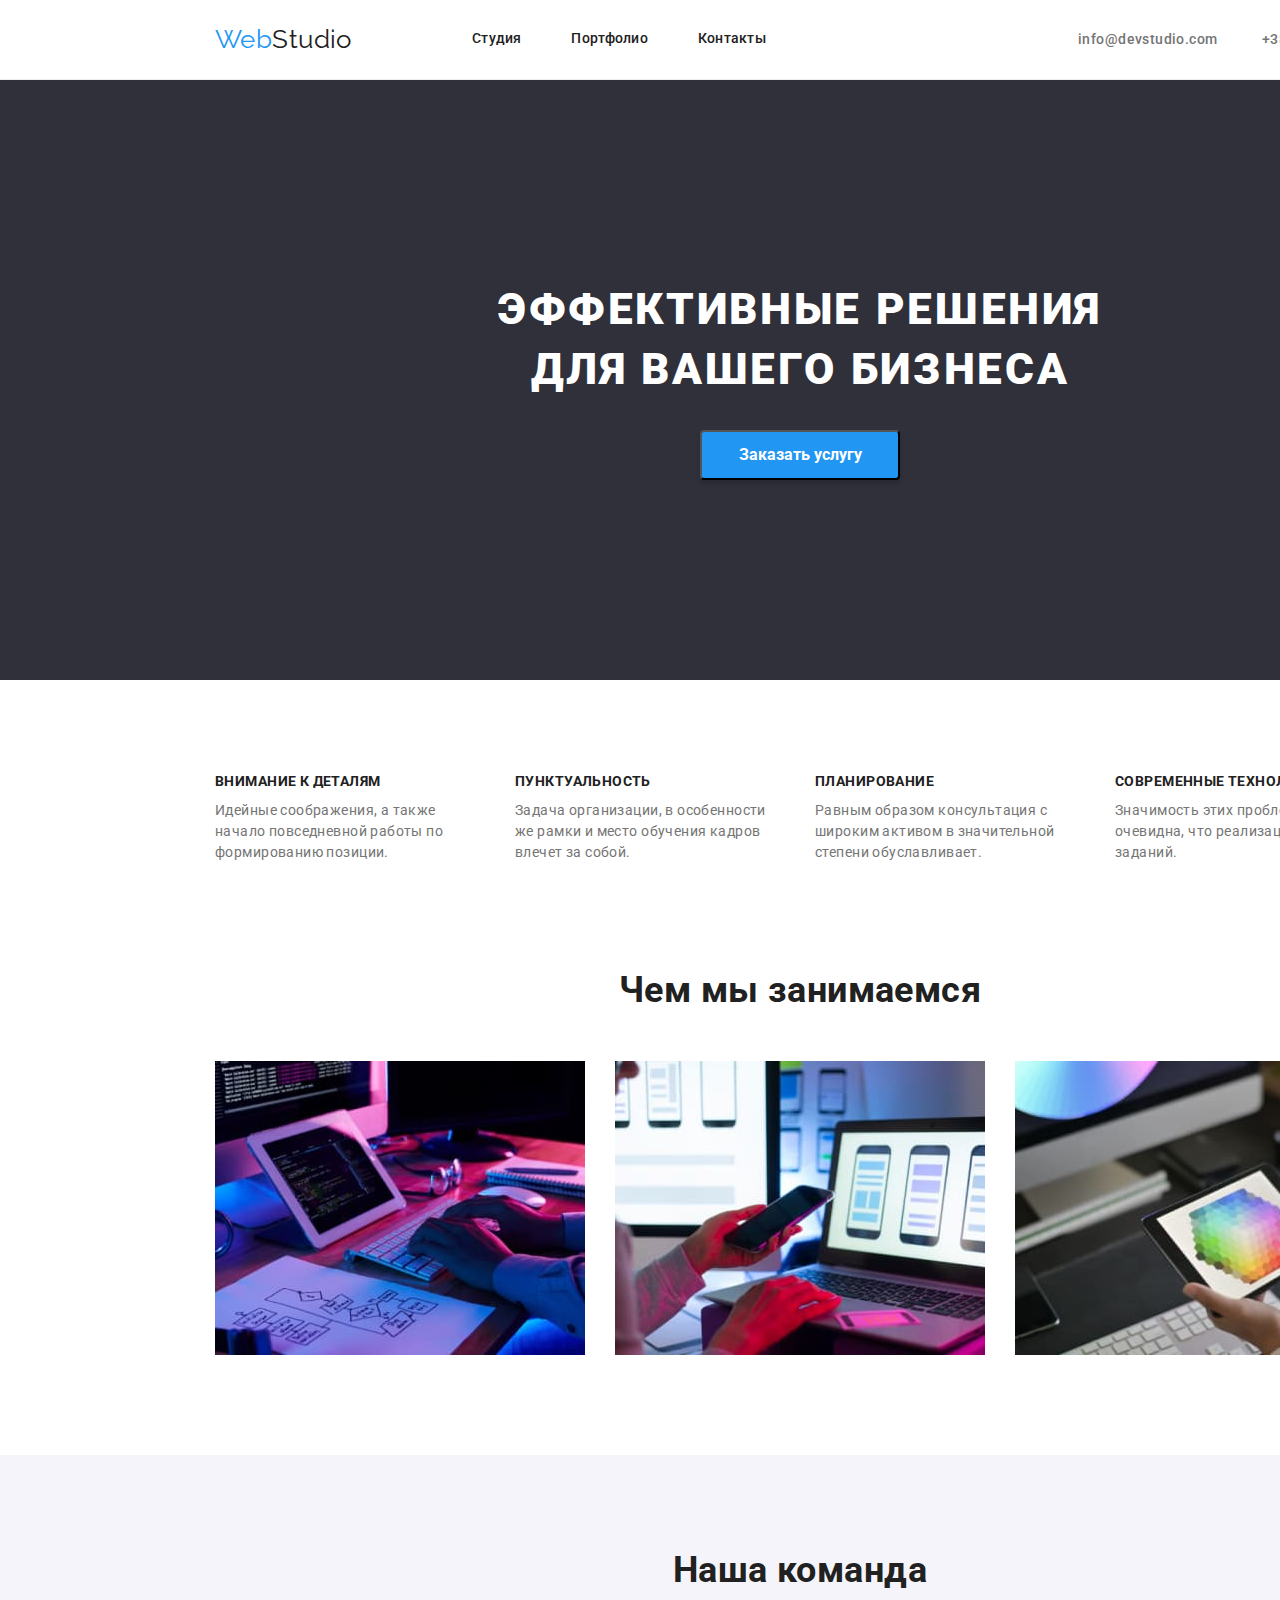
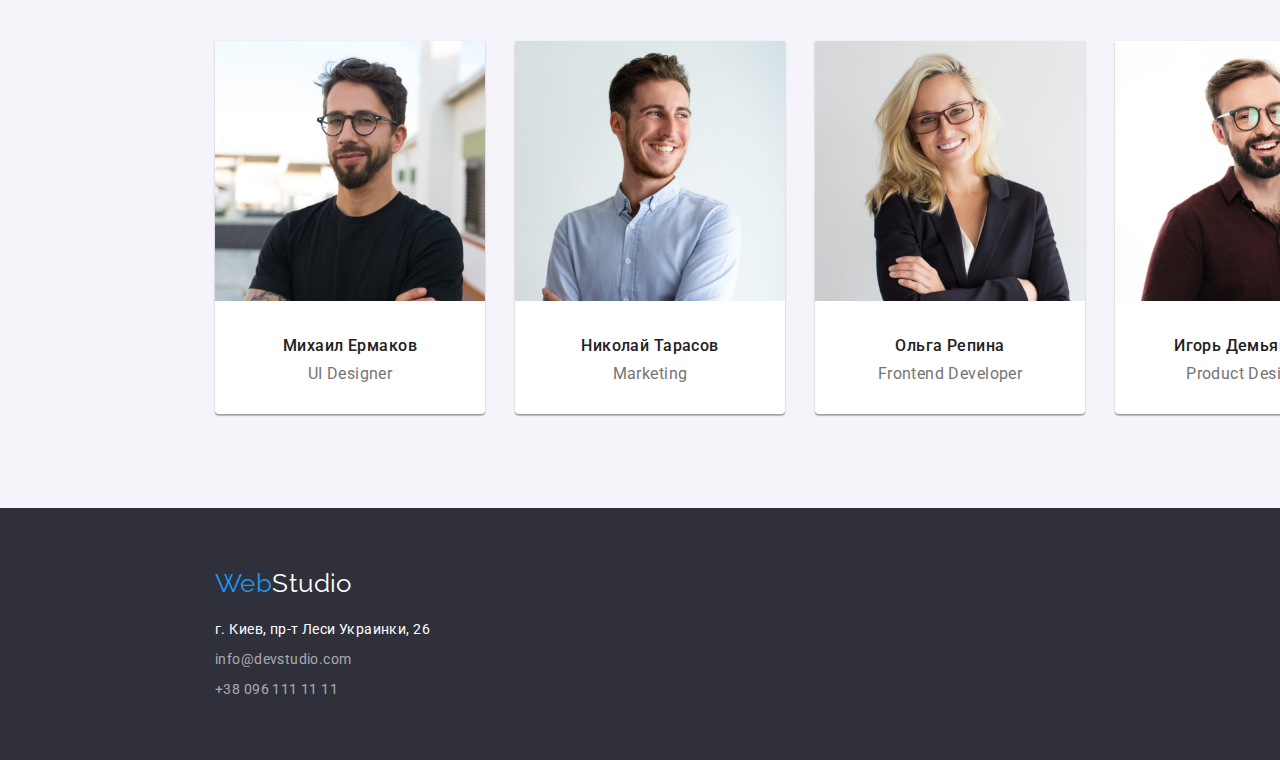
<file: index.html>
<!DOCTYPE html>
<html lang="ru">
  <head>
    <meta charset="UTF-8">
    <meta http-equiv="X-UA-Compatible" content="IE=edge">
    <meta name="viewport" content="width=device-width, initial-scale=1.0">
    <meta aria-describedby=""> 
    <title>Document</title>
    <link rel="stylesheet" href="https://cdnjs.cloudflare.com/ajax/libs/modern-normalize/1.0.0/modern-normalize.min.css" />
    <link rel="stylesheet" href="./css/style.css">
    <link rel="preconnect" href="https://fonts.googleapis.com">
    <link rel="preconnect" href="https://fonts.gstatic.com" crossorigin>
    <link rel="stylesheet" href="https://fonts.googleapis.com/css2?family=Raleway:wght@700&family=Roboto:wght@400;500;700;900&display=swap">
  </head>
<!-- body -->
  <body>
  <!-- header -->
    <header>
      <div class="container for-header">
      <span class="webstudio">
        <a href="URL" class="studio up"><span class="web studio">Web</span>Studio</a>
      </span> 
    <!-- navigation -->
      <nav> <!-- class="" -->
        <ul class="navigation">
          <li>
            <a href="./index.html">Студия</a>
          </li>
          <li>
            <a href="./portfolio.html">Портфолио</a>
          </li>
          <li>
            <a href="./contakts.html">Контакты</a>
          </li>
        </ul>
      </nav>
    <!-- address -->
      <ul class="address" >
        <li>
          <a href="mailto:info@devstudio.com">info@devstudio.com</a>
        </li>
        <li>
          <a href="tel:+380961111111">+38 096 111 11 11</a>
        </li>
      </ul>
      </div>
    </header>
  <!-- main -->
    <main>
    <!-- hero -->
      <section class="hero">
        <h1 class="heading1">
          Эффективные решения <br> для вашего бизнеса
        </h1>
        <button type="button" class="btnHiro">
          Заказать услугу
        </button>
      </section>
    <!-- Особенности Benefits <h2>Особенности</h2>-->
      <section class="Benefits">
        <h2 class="invisible">Особенности</h2>
        <ul class="container for-Benefits">
        <!-- Внимание к деталям -->
          <li class="block">
            <h3 class="heading3 BenH3">
                Внимание к деталям
            </h3>
            <p>
                Идейные соображения, а также начало повседневной работы по формированию позиции.
            </p>
          </li>
        <!-- Пунктуальность -->
          <li class="block">
            <h3 class="heading3 BenH3">
                Пунктуальность
            </h3>
            <p>
                Задача организации, в особенности же рамки и место обучения кадров влечет за собой.
            </p>
          </li>
        <!-- Планирование -->
          <li class="block">
            <h3 class="heading3 BenH3">
                Планирование
            </h3>
            <p>
                Равным образом консультация с широким активом в значительной степени обуславливает.
            </p>
          </li>
        <!-- Современные технологии -->
          <li class="block">
            <h3 class="heading3 BenH3">
                Современные технологии
            </h3>
            <p>
                Значимость этих проблем настолько очевидна, что реализация плановых заданий.
            </p>
          </li>
        </ul>
      </section>
    <!-- Чем мы занимаемся -->
      <section class="we-doing">
        <h2 class="heading2">Чем мы занимаемся</h2>
        <ul class="container for-doing">
          <li><img src="./images/1/img1.jpg" alt="рабочее место разработчика ПО 1" width="370"></li>
          <li><img src="./images/1/img2.jpg" alt="рабочее место разработчика ПО 2" width="370"></li>
          <li><img src="./images/1/img3.jpg" alt="рабочее место разработчика ПО 3" width="370"></li>
        </ul>
      </section>
    <!-- Наша команда -->
      <section class="items">
       <h2 class="heading2">Наша команда</h2>
        <ul class="container for-items">
        <!-- Михаил Ермаков -->
          <li class="card">
            <img src="./images/1/img_erm.jpg" alt="Михаил Ермаков" width="270" >
            <h3 class="heading3 itm-H3"><!--or teg <span> + class = "team-member-names" -->
              Михаил Ермаков
            </h3><!--or teg span-->
            <p class="parItem">
              UI Designer
            </p>
          </li>
        <!-- Николай Тарасов -->
          <li class="card">
            <img src="./images/1/img_tar.jpg" alt="Николай Тарасов" width="270">
            <h3 class="heading3 itm-H3"><!--or teg <span> + class = "team-member-names"-->
              Николай Тарасов
            </h3><!--or teg span-->
            <p class="parItem">
              Marketing
            </p>
          </li>
        <!-- Ольга Репина -->
          <li class="card">
            <img src="./images/1/img_rep.jpg" alt="Ольга Репина" width="270">
            <h3 class="heading3 itm-H3"><!--or teg <span> + class = "team-member-names"-->
              Ольга Репина
            </h3><!--or teg span-->
            <p class="parItem">
              Frontend Developer
            </p>
          </li>
        <!-- Игорь Демьяненко -->
          <li class="card">
            <img src="./images/1/img_dem.jpg" alt="Игорь Демьяненко" width="270">
            <h3 class="heading3 itm-H3"><!--or teg <span> + class = "team-member-names"-->
              Игорь Демьяненко
            </h3><!--or teg span-->
            <p class="parItem">
              Product Designer
            </p>
          </li>
        </ul>
      </section>
    </main>
  <!-- footer -->
    <footer>
      <div class="container for-footer">
        <a href="127.0.0.1:5500" class="studio down" ><span class="web studio" >Web</span>Studio</a>
      <!-- address -->
        <address>
          <ul class="ul">
            <li>
              г. Киев, пр-т Леси Украинки, 26
            </li>
            <li>
              <a href="mailto:info@devstudio.com" class="a-dowh">info@devstudio.com</a> <br>
            </li>
            <li>
              <a href="tel:+380961111111" class="a-dowh">+38 096 111 11 11</a>
            </li>
          </ul>
        </address>
      </div>
    </footer>
  </body>
</html>
</file>
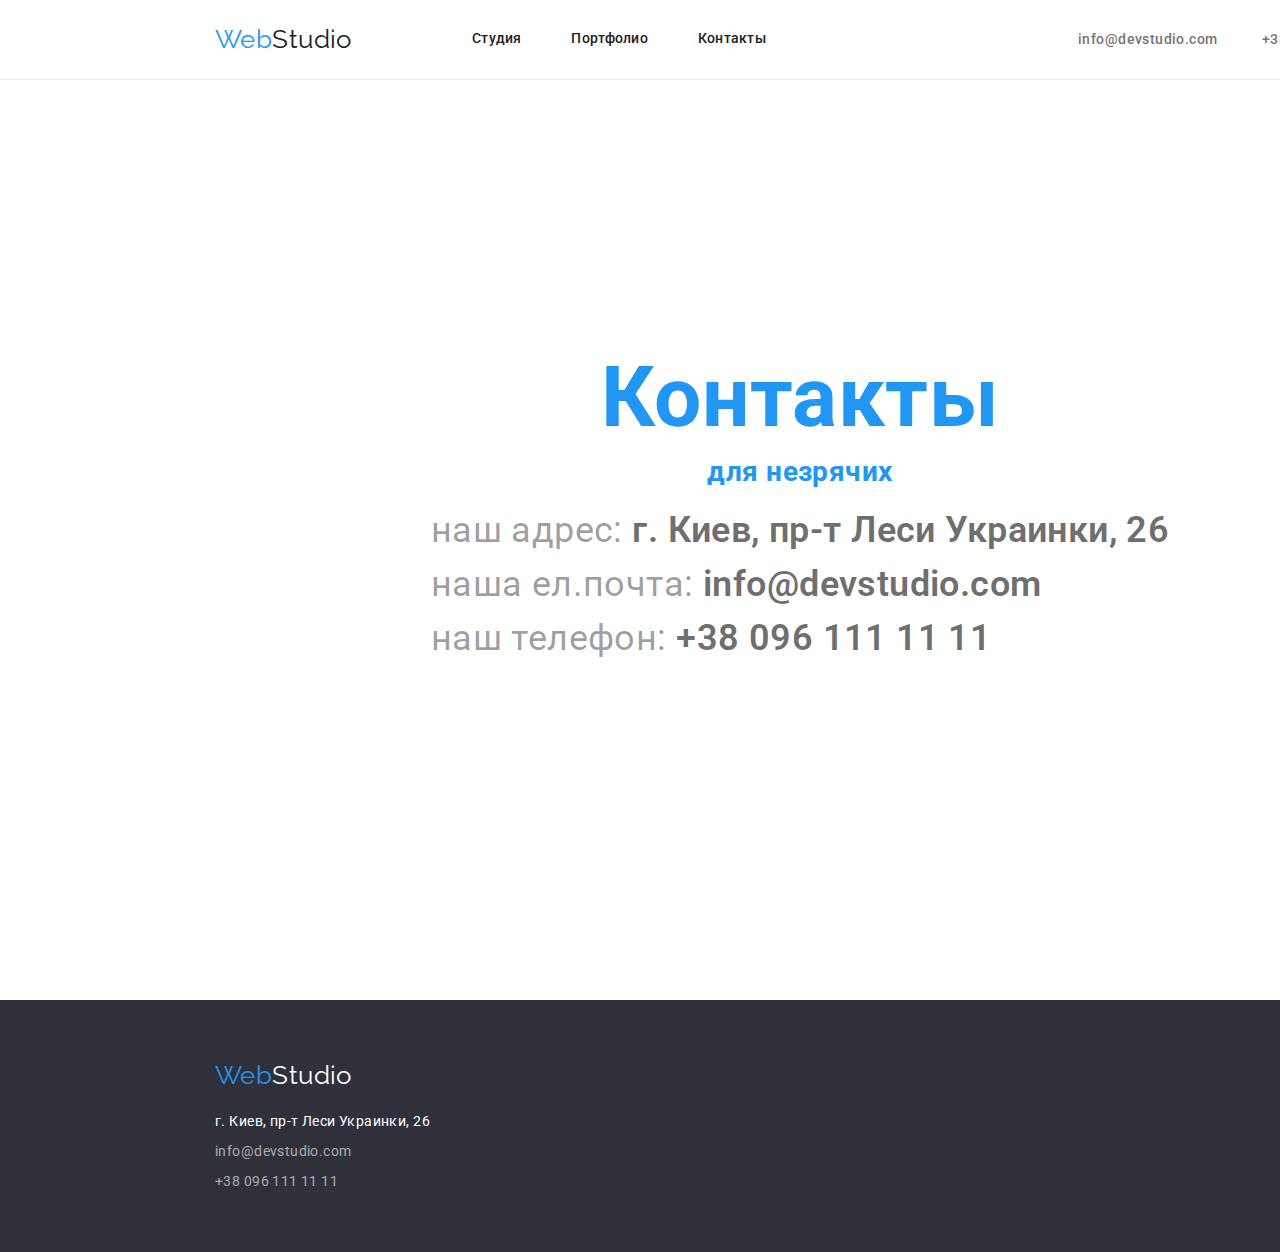
<file: contakts.html>
<!--  -->
<!DOCTYPE html>
<html lang="ru">
<head>
    <meta charset="UTF-8">
    <meta http-equiv="X-UA-Compatible" content="IE=edge">
    <meta name="viewport" content="width=device-width, initial-scale=1.0">
    <title>Document</title>
    <link rel="stylesheet"
        href="https://cdnjs.cloudflare.com/ajax/libs/modern-normalize/1.0.0/modern-normalize.min.css" />
    <link rel="stylesheet" href="./css/style.css">
    <link rel="preconnect" href="https://fonts.googleapis.com">
    <link rel="preconnect" href="https://fonts.gstatic.com" crossorigin>
    <link rel="stylesheet"
        href="https://fonts.googleapis.com/css2?family=Raleway:wght@700&family=Roboto:wght@400;500;700;900&display=swap">
</head>
<!-- body -->
<body>
    <!-- header -->
    <header class="fixHeader">
        <div class="container for-header">
            <span class="webstudio">
                <a href="URL" class="studio up"><span class="web studio">Web</span>Studio</a>
            </span>
            <!-- navigation -->
            <nav>
                <!-- class="" -->
                <ul class="navigation">
                    <li>
                        <a href="./index.html">Студия</a>
                    </li>
                    <li>
                        <a href="./portfolio.html">Портфолио</a>
                    </li>
                    <li>
                        <a href="./contakts.html">Контакты</a>
                    </li>
                </ul>
            </nav>
            <!-- address -->
            <ul class="address">
                <li>
                    <a href="mailto:info@devstudio.com">info@devstudio.com</a>
                </li>
                <li>
                    <a href="tel:+380961111111">+38 096 111 11 11</a>
                </li>
            </ul>
        </div>
    </header>
    <!-- main -->
    <main class="main-contakts">
        <h1 class="h1c">Контакты</h1>
        <h2 class="invisible">hh</h2>
        <h3 class="invisible">для незрячих</h3>
        <h4 class="invisible">для незрячих</h4>
        <h5 class="invisible">для незрячих</h5>
        <h6 class="h6a">для незрячих</h6>
         <p class="p">
наш адрес: <span class="a-main">г. Киев, пр-т Леси Украинки, 26</span>  <br>
наша ел.почта:<a href="mailto:info@devstudio.com" class="a-main"> info@devstudio.com</a> <br>
наш телефон: <a href="tel:+380961111111" class="a-main">+38 096 111 11 11</a>
         </p>
        
    </main>
    <!-- footer -->
    <footer>
        <div class="container for-footer">
            <a href="127.0.0.1:5500" class="studio down"><span class="web studio">Web</span>Studio</a>
            <!-- address -->
            <address>
                <ul class="ul">
                    <li>
                        г. Киев, пр-т Леси Украинки, 26
                    </li>
                    <li>
                        <a href="mailto:info@devstudio.com" class="a-dowh">info@devstudio.com</a> 
                    </li>
                    <li>
                        <a href="tel:+380961111111" class="a-dowh">+38 096 111 11 11</a>
                    </li>
                </ul>
    
            </address>
        </div>
    </footer>
    </body>
    
</html>
</file>
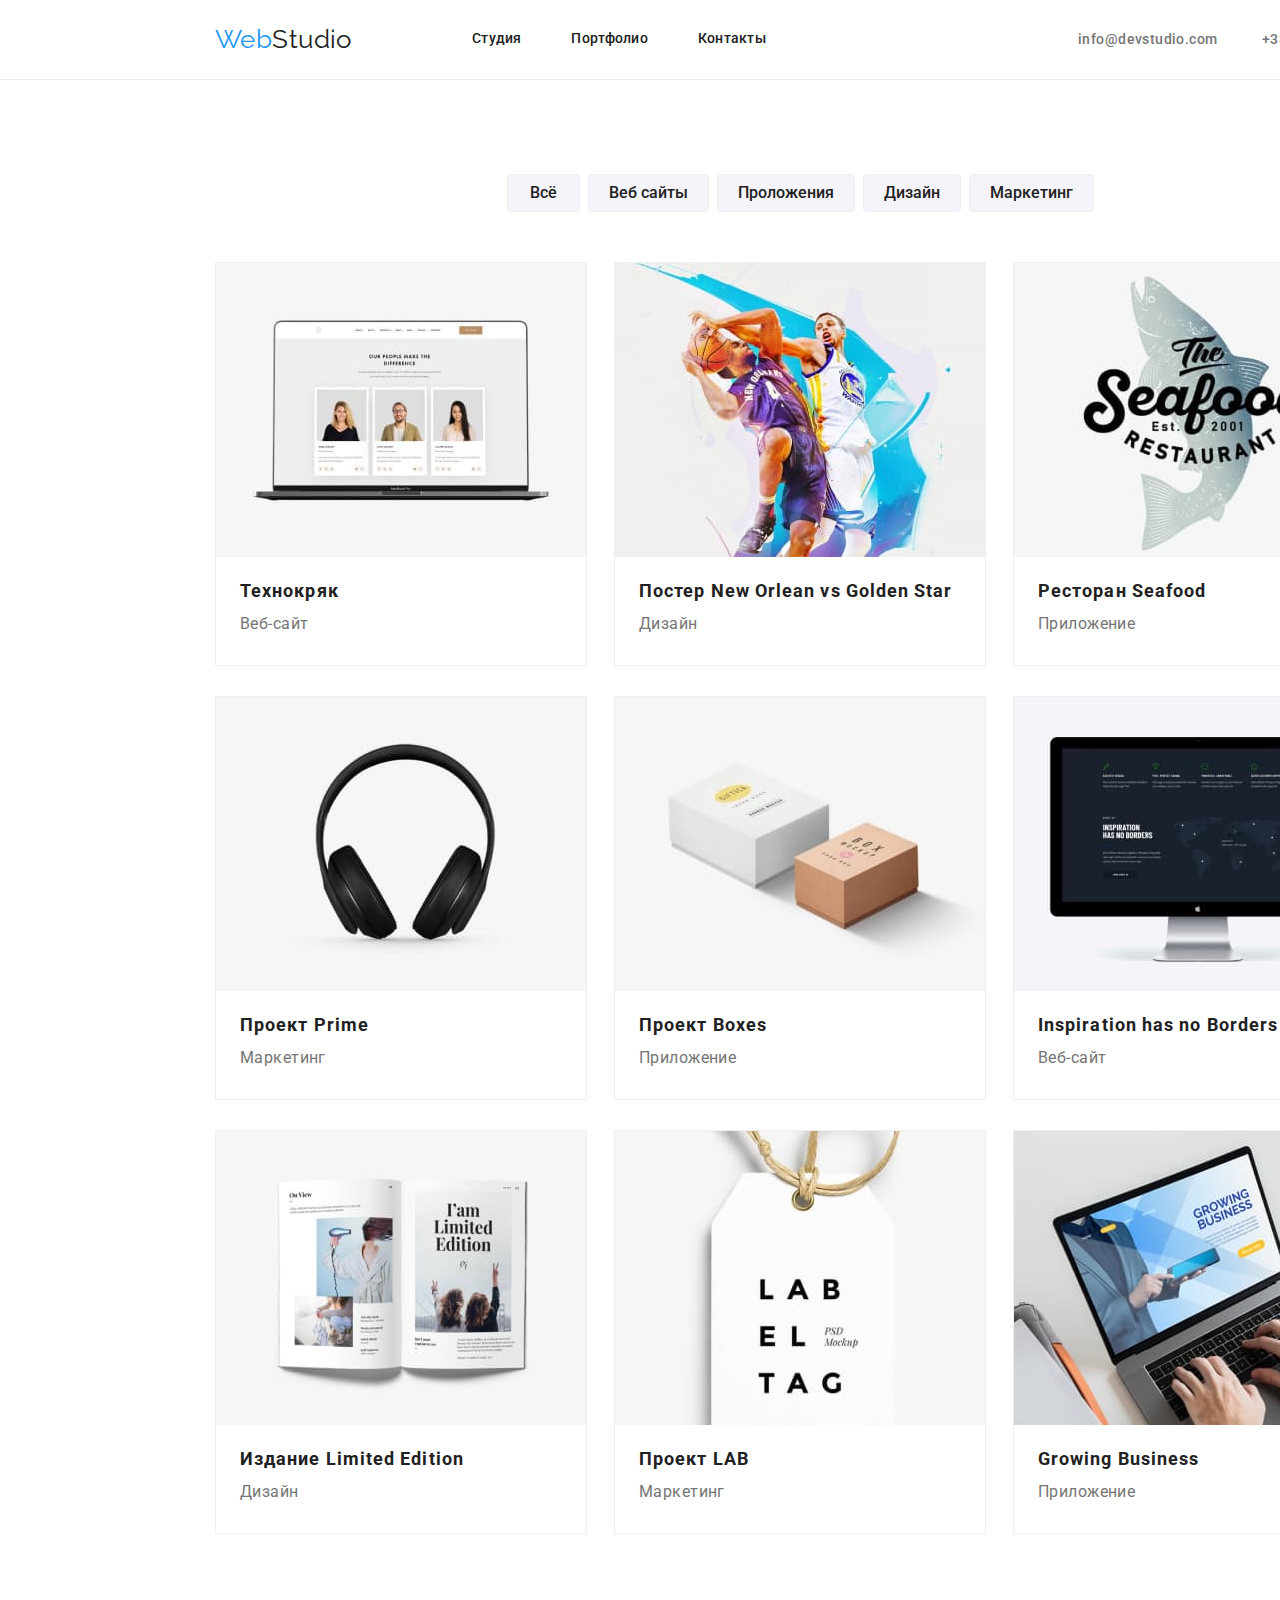
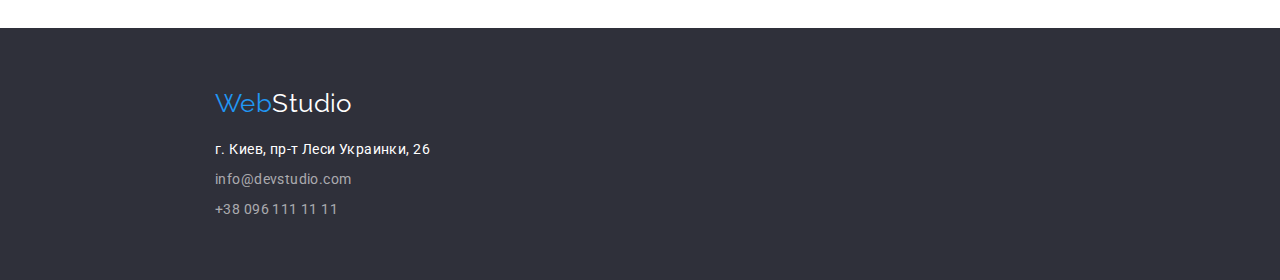
<file: portfolio.html>
<!--  -->
<!DOCTYPE html>
<html lang="ru">
<!--  -->
  <head>
    <meta charset="UTF-8">
    <meta http-equiv="X-UA-Compatible" content="IE=edge">
    <meta name="viewport" content="width=device-width, initial-scale=1.0">
    <title>Document</title>
    <link rel="stylesheet" href="https://cdnjs.cloudflare.com/ajax/libs/modern-normalize/1.0.0/modern-normalize.min.css" />
    <link rel="stylesheet" href="./css/style.css">
    <link rel="preconnect" href="https://fonts.googleapis.com">
    <link rel="preconnect" href="https://fonts.gstatic.com" crossorigin>
    <link rel="stylesheet" href="https://fonts.googleapis.com/css2?family=Raleway:wght@700&family=Roboto:wght@400;500;700;900&display=swap">
  </head>
  <!-- body -->
  <body>
    <!-- header -->
    <header>
      <div class="container for-header">
        <span class="webstudio">
            <a href="URL" class="studio up"><span class="web studio">Web</span>Studio</a>
        </span>
        <!-- navigation -->
        <nav>
          <!-- class="" -->
          <ul class="navigation">
            <li>
              <a href="./index.html">Студия</a>
            </li>
            <li>
              <a href="./portfolio.html">Портфолио</a>
            </li>
            <li>
              <a href="./contakts.html">Контакты</a>
            </li>
          </ul>
        </nav>
        <!-- address -->
        <ul class="address">
          <li>
            <a href="mailto:info@devstudio.com">info@devstudio.com</a>
          </li>
          <li>
            <a href="tel:+380961111111">+38 096 111 11 11</a>
          </li>
        </ul>
      </div>
    </header>
    <!-- main -->
    <main class="main-portfolio">
      <h1 class="invisible">Портфолио</h1>
      <div class="container portfolio">
        <h2 class="invisible">catalog</h2>
        <ul class="filter">
          <li>
            <button type="button" class="btnFilter">Всё</button>
          </li>
          <li>
            <button type="button" class="btnFilter">Веб сайты</button>
          </li>
          <li>
            <button type="button" class="btnFilter">Проложения</button>  
          </li>
          <li>
            <button type="button" class="btnFilter">Дизайн</button>
          </li>
          <li>
            <button type="button" class="btnFilter">Маркетинг</button>
          </li>
        </ul>
        <ul class="catalog">
          <li class="catCard">
            <img src="./images/2/Texno.jpg" width="370" height="294"  alt="Технокряк">
            <h3 class="heading3 h3catCard">Технокряк</h3>
            <p>
              Веб-сайт
            </p>
          </li>
          <li class="catCard">
            <img src="./images/2/NewOrlean.jpg" width="370" height="294" alt="Постер New Orlean vs Golden Star">
            <h3 class="heading3 h3catCard">Постер New Orlean vs Golden Star</h3>
            <p>
              Дизайн
            </p>
          </li>
          <li class="catCard">
            <img src="./images/2/SeaFood.jpg" width="370" height="294"  alt="Ресторан Seafood">
            <h3 class="heading3 h3catCard">Ресторан Seafood</h3>
            <p>
              Приложение
            </p>
          </li>
          <li class="catCard">
            <img src="./images/2/Prime.jpg" width="370" height="294"  alt="Проект Prime">
            <h3 class="heading3 h3catCard">Проект Prime</h3>
            <p>
              Маркетинг
            </p>
          </li>
          <li class="catCard">
            <img src="./images/2/Boxes.jpg" width="370" height="294"  alt="Проект Boxes">
            <h3 class="heading3 h3catCard">Проект Boxes</h3>
            <p>
              Приложение
            </p>
          </li>
          <li class="catCard">
            <img src="./images/2/Inspiration.jpg" width="370" height="294"  alt="Inspiration has no Borders">
            <h3 class="heading3 h3catCard">Inspiration has no Borders</h3>
            <p>
              Веб-сайт
            </p>
          </li>
          <li class="catCard">
            <img src="./images/2/LimEd.jpg" width="370" height="294"  alt="Издание Limited Edition">
            <h3 class="heading3 h3catCard">Издание Limited Edition</h3>
            <p>
              Дизайн
            </p>
          </li>
          <li class="catCard">
            <img src="./images/2/ProjLab.jpg" width="370" height="294"  alt="Проект LAB">
            <h3 class="heading3 h3catCard">Проект LAB</h3>
            <p>
              Маркетинг
            </p>
          </li>
          <li class="catCard">
            <img src="./images/2/GrowBis.jpg" width="370" height="294"  alt="Growing Business">
            <h3 class="heading3 h3catCard">Growing Business</h3>
            <p>
              Приложение
            </p>
          </li>
        </ul>
      </div>
    </main>
    <!-- footer -->
  <footer>
    <div class="container for-footer">
      <a href="127.0.0.1:5500" class="studio down"><span class="web studio">Web</span>Studio</a>
      <!-- address -->
      <address>
        <ul class="ul">
          <li>
              г. Киев, пр-т Леси Украинки, 26
          </li>
          <li>
              <a href="mailto:info@devstudio.com" class="a-dowh">info@devstudio.com</a> <br>
          </li>
          <li>
              <a href="tel:+380961111111" class="a-dowh">+38 096 111 11 11</a>
          </li>
        </ul>
      </address>
    </div>
  </footer>
  </body>
</html>
</file>
<file: css/style.css>
/*********************************/
/***********default***************/
/*********************************/
* {
  box-sizing: border-box;
  padding: 0;
  margin: 0;
  /* border: 0; */
}

/*********переменные*************/
:root {
  --black-logo-Color: #000000;/* var(--studioColorUP, #000000);*/
  --white-txt-color: #ffffff;
  --primary-txt-color: #757575;
  --secondary-txt-color: #212121;
  --white-bg-color: #ffffff;
  --primary-bg-color: #2f303a;
  --secondary-bg-color: #f5f4fa;
  --primary-link-color: #757575;
  --secondary-link-color: #212121;
  --button-accent-color: #188ce8);
  --primary-accent-color: #2196f3;
  --secondary-accent-color: #212121;
  --primary-border-color: #ececec;
  --secondary-border-color: #eeeeee;  
  --footer-link-color: rgba(255,255,255,0.6);
  --h1Color: #ffffff; /*h1 color var(--h1Color,#ffffff);*/
}
body {
  color: var(--primary-txt-color, #757575); /**/
  font-family: "Roboto", sans-serif;
  font-size: 14px;
  line-height: 1.5;
  letter-spacing: 0.03em;
  width: 1600px;
  background: var(--white-txt-color, #ffffff);
}

/******** Убираем маркеры ********/
li {
  list-style-type: none;
}
/* Отменяем подчеркивание у ссылок 
         задаём параметры шрифтов*/
a {
  text-decoration: none;
  color: var(--secondary-link-color,#212121);
}
/*задаём параметры ссылок 
при наведении или фокусе*/
a:hover,
a:focus,
.address a:hover,
.address a:focus {
  color: var(--primary-accent-color, #2196f3);
  font-weight: 600;
}

/* задаём параметры шрифтов заголовков */

.heading2,
.heading3 {
  color: var(--secondary-txt-color, #212121);
  font-weight: 700;
}
.heading2 {
  font-size: 36px;
  line-height: 1.17;
}
.heading3 {
  font-size: 14px;
  line-height: 1.14;
}

.heading1 {
  color: var(--h1Color, #ffffff);
  font-weight: 900;
  font-size: 44px;
  line-height: 1.36;
  letter-spacing: 0.06em;
  text-transform: uppercase;
}

/**215px+container+215px**
******основной контейнер*/
.container {
  width: 1170px;
  margin-left: auto;
  margin-right: auto;
}
/******background************/
footer,
.hero {
  background-color: var(--primary-bg-color, #2f303a);
}

/*************************/
/*******HEADER************/
/*************************/

/*задаём параметры шапки*/
header {
  /*/height: 80px;*/
  /* display: flex; */
  border-bottom: 1px solid var(--primary-border-color, #ececec); 
}
.for-header {
  display: flex;
  align-items: center;
  justify-content: space-between;
}

/*******LOGO**************/

/*размер контейнера Logo*/
.webstudio {
  width: 145px;
  margin-top: 24px;
  margin-bottom: 24px;
}
.web,
.studio {
  font-family: "Raleway", sans-serif;
  font-size: 26px;
  line-height: 1.19;
}
.web {
  color: var(--primary-accent-color, #2196f3);
}
/*параметры Logo studio для шапки*/
.up {
  color: var(black-logo-Color, #000000);
}
/*параметры Logo studio для подвала*/
.down {
  color: var(--white-txt-color, #fff);
}

/*******navigation********/
/*размер контейнера nav*/
.navigation {
  font-weight: 500;
  line-height: 1.14;
  letter-spacing: 0.02em;
  width: 294px;
  display: flex;
  justify-content: space-between;
  position: relative;
  right: 100px;
}

/*******address************************/

/*параметры контейнера адрес для шапки*/
.address {
  min-width: 307px;
  display: flex;
  justify-content: space-between;
}
.address a {
  color: var(--primary-txt-color,#757575);
  font-weight: 500;
}
/*****************************/

/*****************************/
/**********main***************/
/*****************************/

/**********HIRO***************/

.hero {
  display: flex;
  flex-direction: column;
  align-items: center;
  text-align: center;
}
.heading1 {
  margin-top: 200px;
}
/*кнопка заказать услугу секции герой*/
.btnHiro {
  margin-top: 30px;
  margin-bottom: 200px;
  width: 200px;
  height: 50px;
  border-radius: 4px;
  box-shadow: 0px 4px 4px var(--ShadowsBtnColor, rgba(0, 0, 0, 0.15));
  background-color: var(---primary-accent-color, #2196f3);
  color: var(--white-txt-color, #ffffff);
  font-weight: bold;
  font-size: 16px;
  line-height: 1.88;
}
/* HOVER кнопки заказать услугу секции герой*/
.btnHiro:focus,
.btnHiro:hover {
  cursor: pointer;
  background-color: var(--button-accent-color, #188ce8);
}

/*********особенности*************/

/***скрываем заголовок***/
.invisible {
  display: none;
}

.for-Benefits {
  display: flex;
  justify-content: space-between;
  margin-top: 94px;
  margin-bottom: 94px;
}
.block {
  width: 270px;
  min-height: 101px;
  /*padding-right: 15px;*/
}
.BenH3 {
  margin-bottom: 10px;
  text-transform: uppercase;
}

/*********чем мы занимаемся*******/

.we-doing {
  text-align: center;
  /*height: 386px;*/
}
.for-doing {
  display: flex;
  justify-content: space-between;
}
.heading2 {
  margin: 94px;
  margin-bottom: 50px;
}

/********наша команда*************/

.items {
  margin-top: 94px;
  display: flex;
  flex-direction: column;
  text-align: center;
  background: var(--secondary-bg-color, #f5f4fa);
}

.for-items {
  display: flex;
  justify-content: space-between;
  margin-bottom: 94px;
}
.card {
  background-color: var(--white-txt-color, #ffffff);
  box-shadow: 0px 1px 3px rgba(0, 0, 0, 0.12), 0px 1px 1px rgba(0, 0, 0, 0.14),
    0px 2px 1px rgba(0, 0, 0, 0.2);
  border-radius: 0px 0px 4px 4px;
}
.parItem {
  font-size: 16px;
  line-height: 1.18;
  margin-bottom: 30px;
}
.itm-H3 {
  margin-top: 30px;
  margin-bottom: 10px;
  font-size: 16px;
  font-weight: 500;
  /*line-height: 1, 18;*/
}

/*********************************/
/*************FOOTER**************/
/*********************************/

footer {
  top: 2097px;
  height: 252px;
  display: flex;
}

.for-footer {
  min-width: 231px;
  height: 81px;
  margin-top: 60px;
}
address {
  margin-top: 20px;
  color: var(--white-txt-color, #ffffff);
  font-style: normal;
  font-weight: normal;
  font-size: 14px;
  line-height: 1.5;
}
.a-dowh {
  color: var(--footer-link-color, rgba(255, 255, 255, 0.6));
}

.ul li {
  margin-top: 9px;
}
/*********************************/
/******конец страницы*************/
/*********************************/

/*********************************/
/*********портфолио***************/
/*********************************/
.main-portfolio {
  background-color: var(--white-txt-color, #ffffff);
  margin-bottom: 94px;
}
.portfolio {
  display: flex;
  flex-direction: column;
  /*justify-content: center;*/
  align-items: center;
  background-color: var(--white-txt-color, #ffffff);
  margin-top: 94px;
}
/*********************************/
/*********фильтр******************/
/*********************************/
.filter {
  display: flex;
  /* justify-content: center;
   width: 611px;
  height: 54px;*/
  margin-bottom: 4px;
}
.btnFilter {
  cursor: pointer;
  padding: 0 20px;
  font-weight: 500;
  font-size: 16px;
  line-height: 1.5;
  color: var(--secondary-txt-color, #212121);
  height: 38px;
  min-width: 73px;
  background: var(--bgBtnFilter, #f5f4fa);
  border-radius: 4px;
  border: 1px solid var(--secondary-border-color, #eeeeee);
  margin: 0px 4px 16px 4px;
}
.btnFilter:focus,
.btnFilter:hover {
  color: var(--white-txt-color, #ffffff);
  background: var(--primary-accent-color, #2196f3);
  box-shadow: 0px 3px 1px rgba(0, 0, 0, 0.1), 0px 1px 2px rgba(0, 0, 0, 0.08),
    0px 2px 2px rgba(0, 0, 0, 0.12);
  border-radius: 4px;
  border: 0;
}

/*********каталог*****************/

.catalog {
  display: flex;
  flex-wrap: wrap;
  justify-content: space-between;
  /*align-items: flex-end;*/
}
.catCard {
  height: 404px;
  border: 1px solid var(--secondary-border-color, #eeeeee);
  /*box-sizing: border-box;*/
  margin-top: 30px;
  
  /*box-shadow: 0px 1px 3px rgba(0, 0, 0, 0.12), 0px 1px 1px rgba(0, 0, 0, 0.14),
    0px 2px 1px rgba(0, 0, 0, 0.2);*/
  
}
.catCard h3,
.catCard p {
  margin-left: 24px;
}

.catCard p {
  font-size: 16px;
  line-height: 1.9;
}
.h3catCard {
  font-size: 18px;
  line-height: 2;
  letter-spacing: 0.06em;
  margin-top: 10px;
}
/*********************************/
/******конец страницы*************/
/*********************************/

/*********************************/
/**********КОНТАКТЫ***************/
/*********************************/

/*********************************/
/****** СЮДА НЕ СМОТРИ ***********/
/******** ЭТО ПРОБА! *************/
/*********************************/

.main-contakts {
  height: 1000px;
  display: flex;
  flex-direction: column;
  justify-content: center;
  align-items: center;
  color: var(--primary-accent-color, #2196f3);
  font-size: 42px;
  font-weight: 700;
}
.a-main {
  padding: 0;
  margin: 0;
  font-size: 36px;
  line-height: 0.5;
  font-weight: 600;
  color: var(--ccc, rgba(0, 0, 0, 0.58));
}
.p {
  font-size: 36px;
  /*line-height: 0.5;*/
  font-weight: 400;
  color: var(--ccc, rgba(0, 0, 0, 0.38));
}

.h6a {
  position: relative;
  bottom: 10px;
}
.fixHeader {
  background-color: var(--white-txt-color,#ffffff);
  position: fixed;
  width: 1600px;
}
</file>
